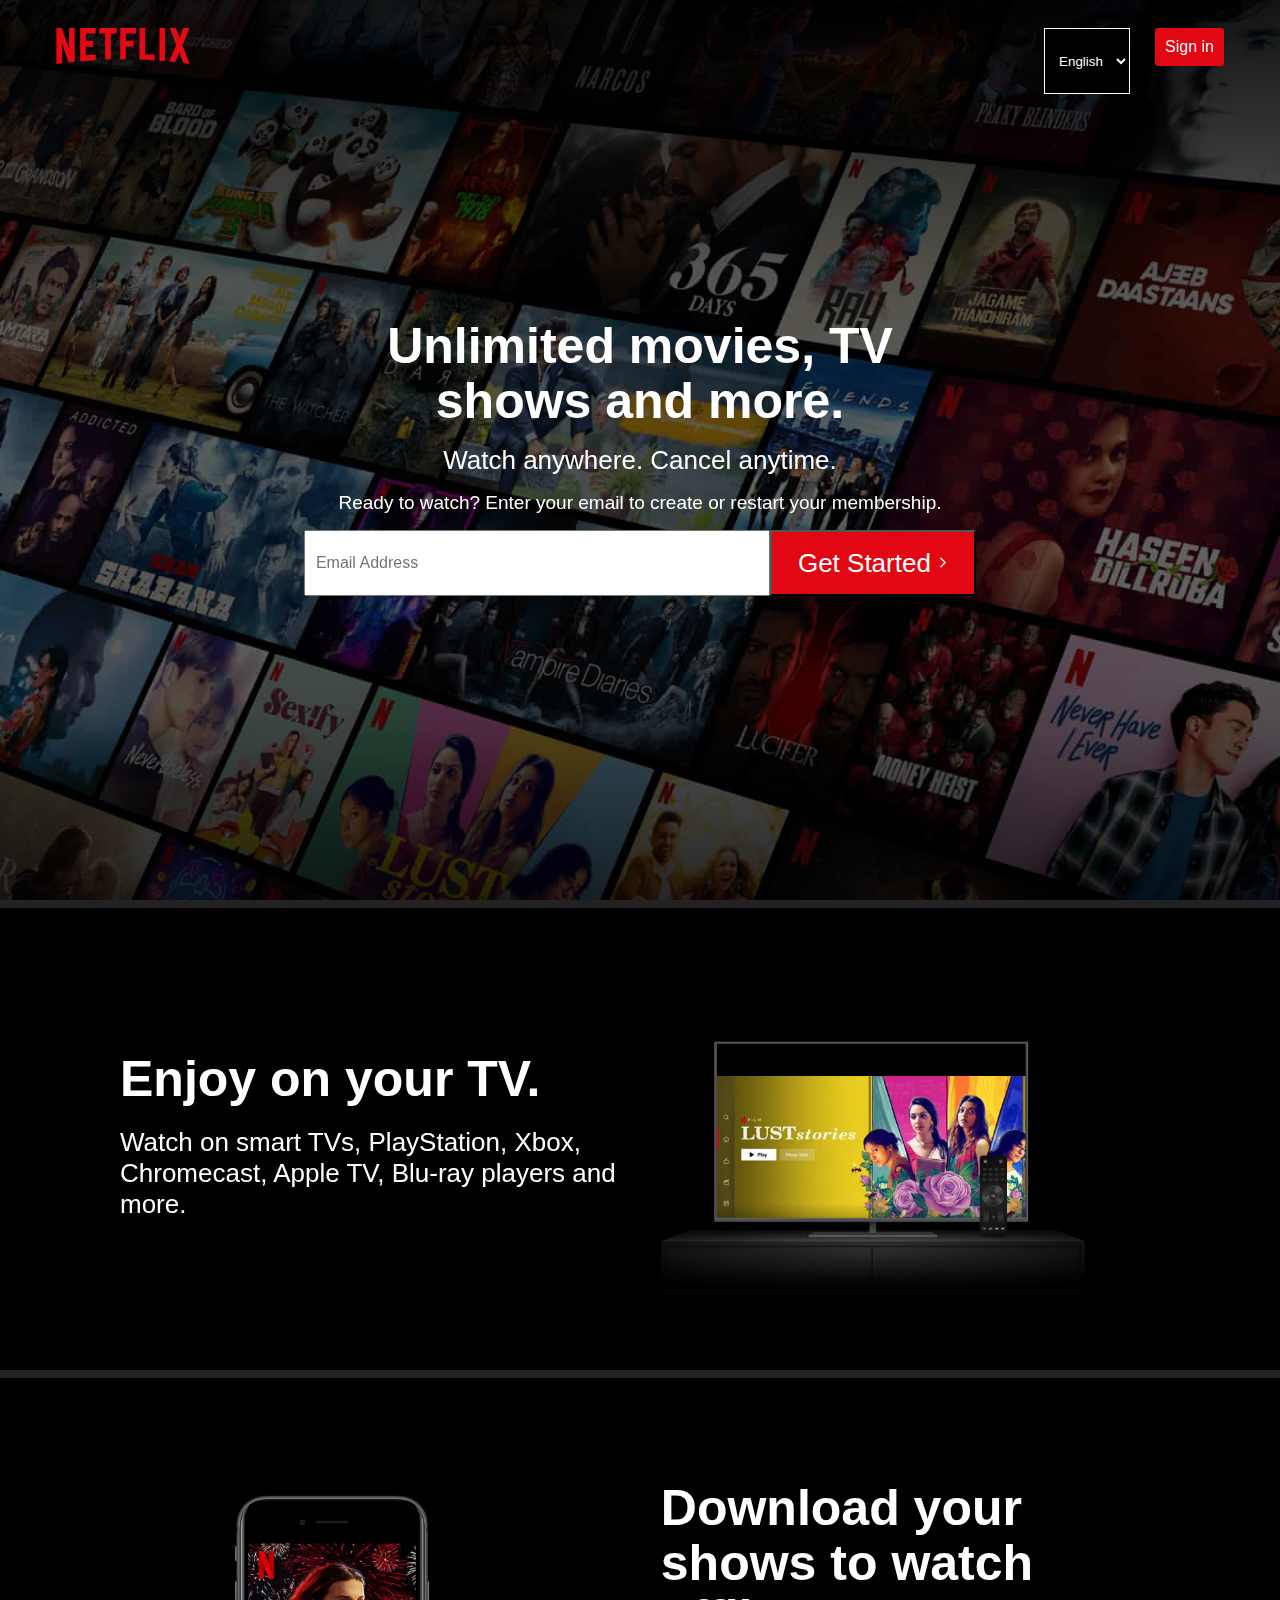
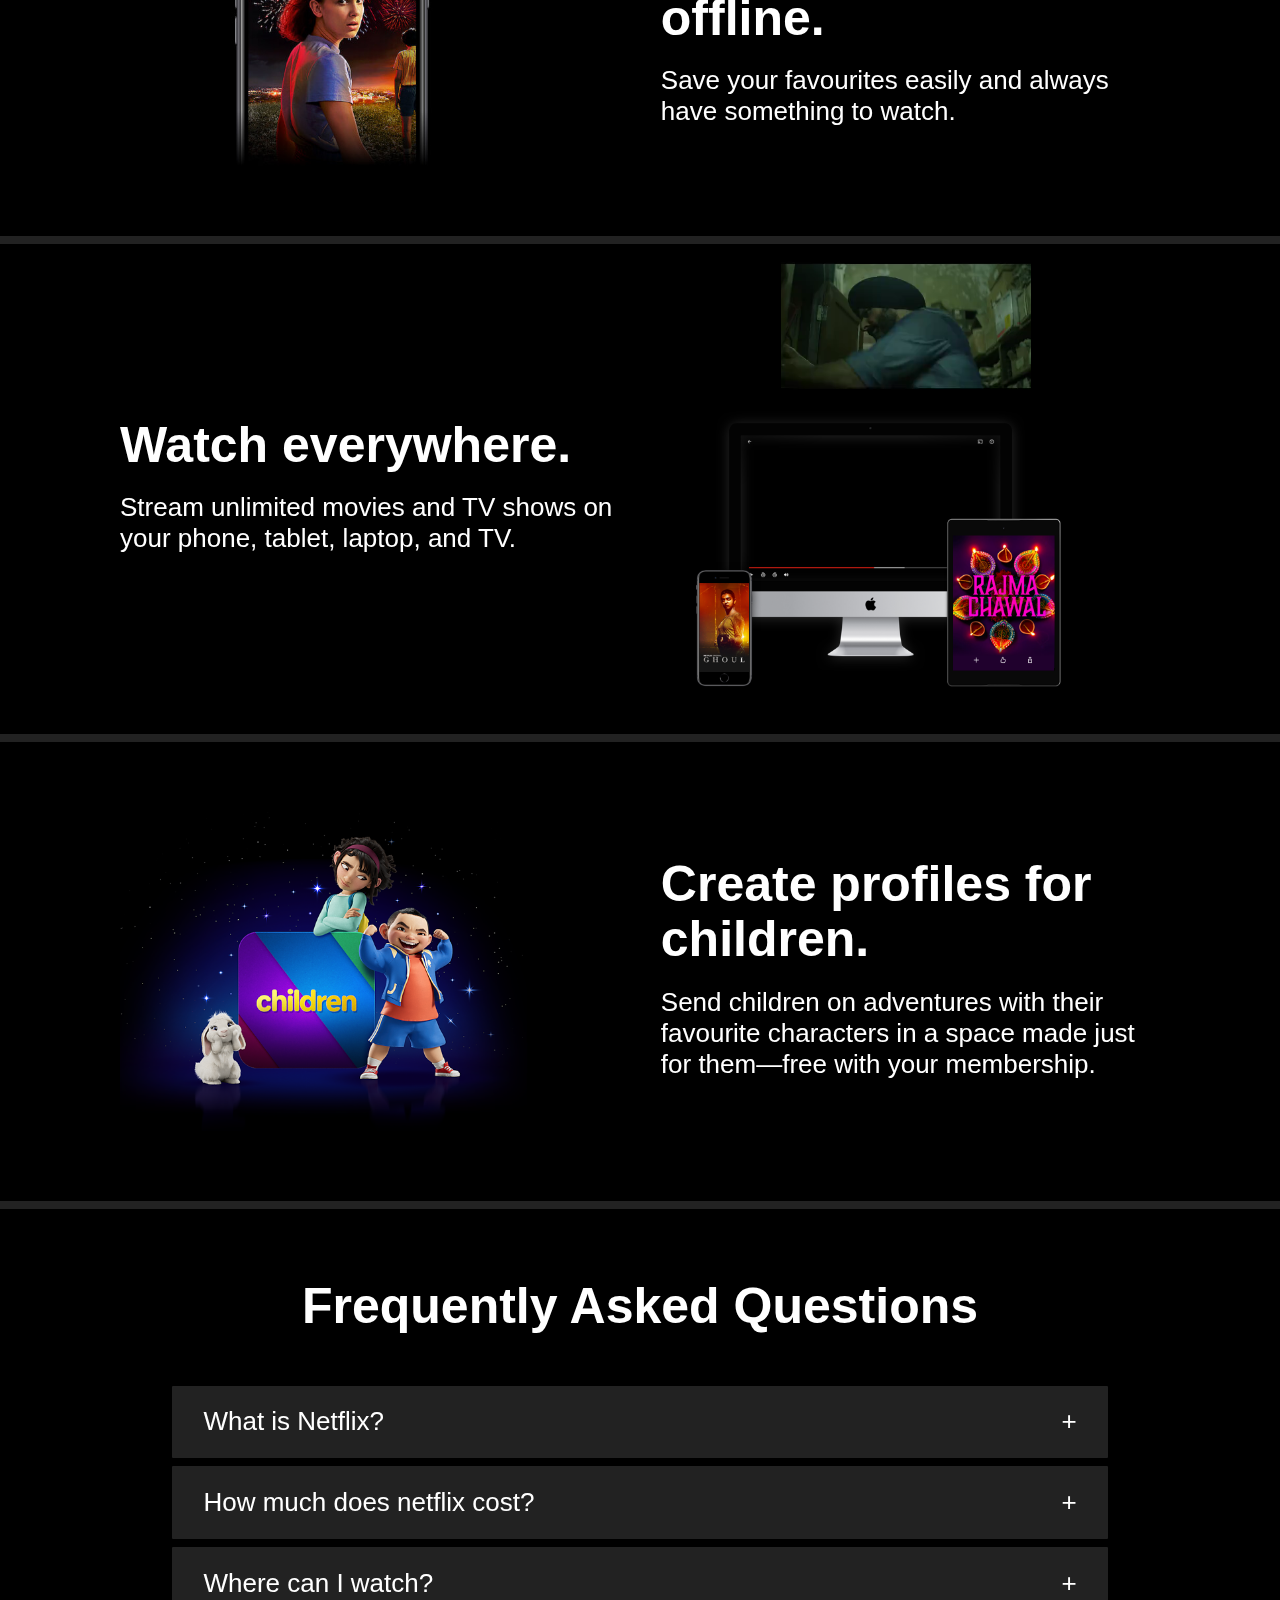
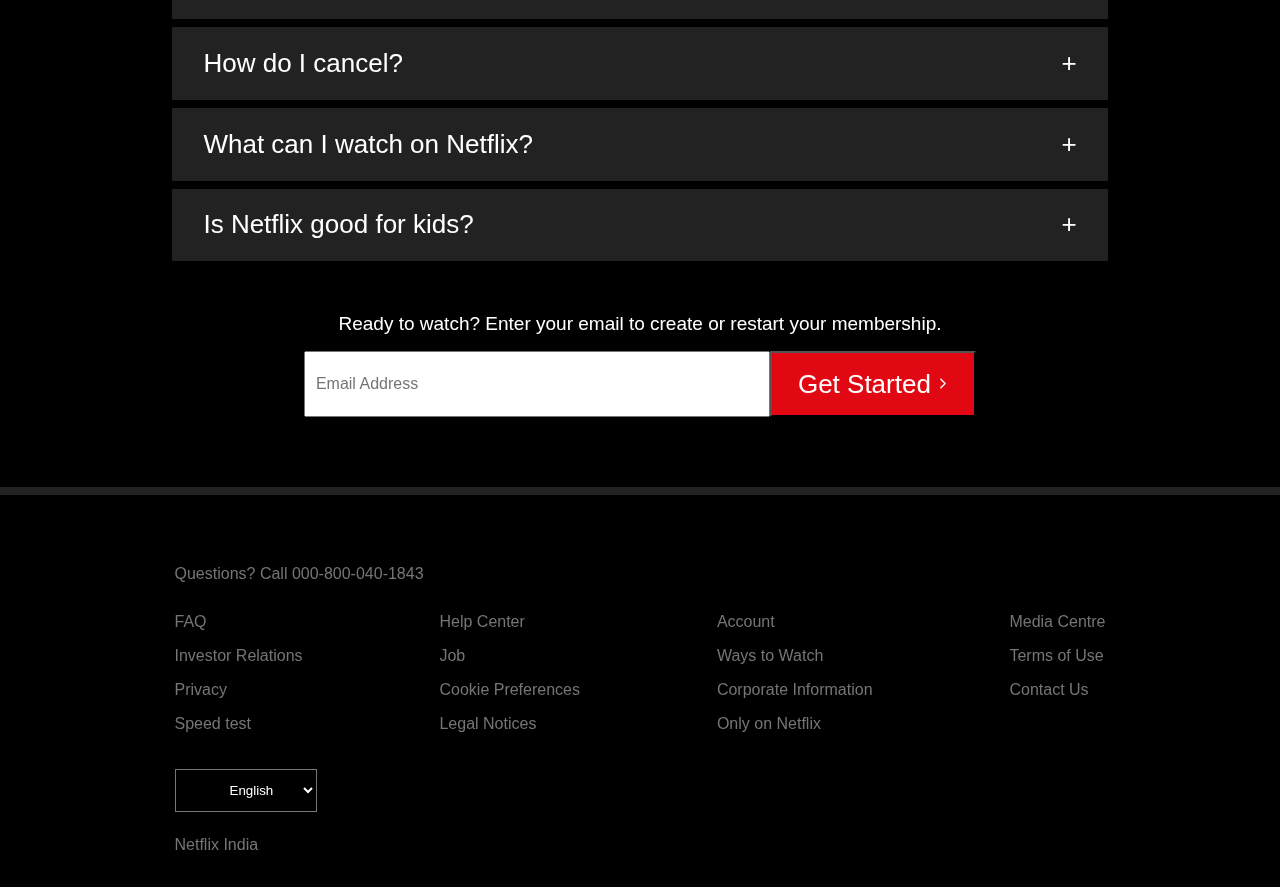
<file: index.html>
<!DOCTYPE html>
<html lang="en">

<head>
  <meta charset="UTF-8">
  <meta http-equiv="X-UA-Compatible" content="IE=edge">
  <meta name="viewport" content="width=device-width, initial-scale=1.0">
  <title>Netflix Clone</title>
  <link rel="icon" href="assets\favicon\nficon2016.ico" type="x-icon">
  <link rel="stylesheet" href="assets\css\app.css">
</head>

<body>
  <div class="vh-100 border-bt-8 align-center just-center" id="landing">
    <div class="flex" id="header-wrap">
      <div class="flex row space-between vw-100" id="header">
        <div class="flex logo">
          <svg viewBox="0 0 111 30" class="svg-icon" width="134px" height="36px">
            <g id="netflix-logo" width="134px" height="36px">
              <path
                d="M105.06233,14.2806261 L110.999156,30 C109.249227,29.7497422 107.500234,29.4366857 105.718437,29.1554972 L102.374168,20.4686475 L98.9371075,28.4375293 C97.2499766,28.1563408 95.5928391,28.061674 93.9057081,27.8432843 L99.9372012,14.0931671 L94.4680851,-5.68434189e-14 L99.5313525,-5.68434189e-14 L102.593495,7.87421502 L105.874965,-5.68434189e-14 L110.999156,-5.68434189e-14 L105.06233,14.2806261 Z M90.4686475,-5.68434189e-14 L85.8749649,-5.68434189e-14 L85.8749649,27.2499766 C87.3746368,27.3437061 88.9371075,27.4055675 90.4686475,27.5930265 L90.4686475,-5.68434189e-14 Z M81.9055207,26.93692 C77.7186241,26.6557316 73.5307901,26.4064111 69.250164,26.3117443 L69.250164,-5.68434189e-14 L73.9366389,-5.68434189e-14 L73.9366389,21.8745899 C76.6248008,21.9373887 79.3120255,22.1557784 81.9055207,22.2804387 L81.9055207,26.93692 Z M64.2496954,10.6561065 L64.2496954,15.3435186 L57.8442216,15.3435186 L57.8442216,25.9996251 L53.2186709,25.9996251 L53.2186709,-5.68434189e-14 L66.3436123,-5.68434189e-14 L66.3436123,4.68741213 L57.8442216,4.68741213 L57.8442216,10.6561065 L64.2496954,10.6561065 Z M45.3435186,4.68741213 L45.3435186,26.2498828 C43.7810479,26.2498828 42.1876465,26.2498828 40.6561065,26.3117443 L40.6561065,4.68741213 L35.8121661,4.68741213 L35.8121661,-5.68434189e-14 L50.2183897,-5.68434189e-14 L50.2183897,4.68741213 L45.3435186,4.68741213 Z M30.749836,15.5928391 C28.687787,15.5928391 26.2498828,15.5928391 24.4999531,15.6875059 L24.4999531,22.6562939 C27.2499766,22.4678976 30,22.2495079 32.7809542,22.1557784 L32.7809542,26.6557316 L19.812541,27.6876933 L19.812541,-5.68434189e-14 L32.7809542,-5.68434189e-14 L32.7809542,4.68741213 L24.4999531,4.68741213 L24.4999531,10.9991564 C26.3126816,10.9991564 29.0936358,10.9054269 30.749836,10.9054269 L30.749836,15.5928391 Z M4.78114163,12.9684132 L4.78114163,29.3429562 C3.09401069,29.5313525 1.59340144,29.7497422 0,30 L0,-5.68434189e-14 L4.4690224,-5.68434189e-14 L10.562377,17.0315868 L10.562377,-5.68434189e-14 L15.2497891,-5.68434189e-14 L15.2497891,28.061674 C13.5935889,28.3437998 11.906458,28.4375293 10.1246602,28.6868498 L4.78114163,12.9684132 Z">
              </path>
            </g>
          </svg>
        </div>
        <div class="flex" id="header-buttons">
          <select name="language" class="white" id="lang">
            <option value="eng">English</option>
            <option value="eng">Hindi</option>
          </select>
          <a href="signin.html" class="sign-in white">Sign in</a>
        </div>
      </div>
    </div>
    <div class="flex align-center just-center" id="get-started-card-wrap">
      <div class="flex height-auto col align-center just-center" id="get-started-card">
        <div class="flex col align-center just-center">
          <div class="unlimited white text-50-700-55">Unlimited movies, TV shows and more.</div>
          <div class="watch white text-26-400-0">Watch anywhere. Cancel anytime.</div>
          <div class="ready white">Ready to watch? Enter your email to create or restart your membership.
          </div>
        </div>
        <div class="email-form flex align-center">
          <input type="email" name="email" class="email" placeholder="Email Address">
          <button class="get-started-button text-26-400-0 white bg-red">Get Started <span><img
                src="assets\svg\arrow.svg" alt=""></span></button>
        </div>
      </div>
    </div>
  </div>

  <div class="story-card-wrap p-70-45 border-bt-8 flex ">
    <div class="story-card-content flex row align-center space-between">
      <div class="story-card-text flex col w-48">
        <div class="story-card">
          <div class="card-title text-50-700-55 white">Enjoy on your TV.</div>
          <div class="card-subtitle text-26-400-0 white">Watch on smart TVs, PlayStation, Xbox, Chromecast, Apple TV,
            Blu-ray players
            and
            more.
          </div>
        </div>
      </div>
      <div class="w-48">
        <video src="assets\video\video-tv-in-0819.m4v" class="tv-video" autoplay loop></video>
        <img class="img mw-85" src="assets/png/tv.png" id="tv">
      </div>
    </div>
  </div>

  <div class="story-card-wrap p-70-45 border-bt-8 flex row-reverse b-black">
    <div class="story-card-content flex row-reverse align-center space-between">
      <div class="story-card-text flex col w-48">
        <div class="story-card">
          <div class="card-title text-50-700-55 white">Download your shows to watch offline.</div>
          <div class="card-subtitle text-26-400-0 white">Save your favourites easily and always have something to watch.
          </div>
        </div>
      </div>
      <div class="flex w-48">
        <img class="img mw-85" src="assets\jpg\mobile-0819.jpg">
      </div>
    </div>
  </div>

  <div class="story-card-wrap p-70-45 border-bt-8 flex b-black">
    <div class="story-card-content flex row align-center space-between">
      <div class="story-card-text flex col w-48">
        <div class="story-card">
          <div class="card-title text-50-700-55 white">Watch everywhere.</div>
          <div class="card-subtitle text-26-400-0 white">Stream unlimited movies and TV shows on your phone, tablet,
            laptop, and TV.
          </div>
        </div>
      </div>
      <div class="flex= w-48">
        <video src="assets\video\video-devices-in.m4v" class="tv-video1" autoplay loop> </video>
        <img class="img mw-85" src="assets\png\device-pile-in.png" id="devices">
      </div>
    </div>
  </div>

  <div class="story-card-wrap p-70-45 border-bt-8 flex row-reverse b-black">
    <div class="story-card-content flex row-reverse align-center space-between">
      <div class="story-card-text flex col w-48">
        <div class="story-card">
          <div class="card-title text-50-700-55 white">Create profiles for children.</div>
          <div class="card-subtitle text-26-400-0 white">Send children on adventures with their favourite characters in
            a space made just for them—free with your membership.
          </div>
        </div>
      </div>
      <div class="flex w-48">
        <img class="img mw-85" src="assets\png\kids.png" alt="">
      </div>
    </div>
  </div>

  <div class="faq-wrap p-70-45 flex border-bt-8 b-black just-center align-center col" id="faq">
    <div class="faq white text-50-700-55">Frequently Asked Questions</div>
    <div class="faq-text flex col w-100">
      <div class="faq-text">
        <ul class="faq-list white">
          <li class="faq-list-item "><button
              class="accordion flex w-100 text-26-400-0 white align-center space-between">What is
              Netflix?
            </button>
            <div class="faq-ans text-26-400-0">Netflix is a streaming service that offers a wide variety of
              award-winning TV shows,
              movies, anime, documentaries and more – on thousands of internet-connected devices.

              You can watch as much as you want, whenever you want, without a single ad – all for one low monthly price.
              There's always something new to discover, and new TV shows and movies are added every week!</div>
          </li>
          <li class="faq-list-item "><button
              class="accordion flex w-100 text-26-400-0 white align-center space-between">How much
              does netflix cost?
            </button>
            <div class="faq-ans text-26-400-0">Watch Netflix on your smartphone, tablet, Smart TV, laptop, or
              streaming
              device, all
              for one fixed monthly fee. Plans range from ₹ 199 to ₹ 799 a month. No extra costs, no contracts.</div>
          </li>

          <li class="faq-list-item "><button
              class="accordion flex w-100 text-26-400-0 white align-center space-between">Where can
              I watch?
            </button>
            <div class="faq-ans text-26-400-0">Watch anywhere, anytime, on an unlimited number of devices. Sign in
              with
              your Netflix
              account to watch instantly on the web at netflix.com from your personal computer or on any
              internet-connected device that offers the Netflix app, including smart TVs, smartphones, tablets,
              streaming media players and game consoles.

              You can also download your favourite shows with the iOS, Android, or Windows 10 app. Use downloads to
              watch while you're on the go and without an internet connection. Take Netflix with you anywhere.</div>
          </li>

          <li class="faq-list-item "><button
              class="accordion flex w-100 text-26-400-0 white align-center space-between">How do I
              cancel?
            </button>
            <div class="faq-ans text-26-400-0">Netflix is flexible. There are no annoying contracts and no
              commitments.
              You can easily
              cancel your account online in two clicks. There are no cancellation fees – start or stop your account
              anytime.</div>
          </li>

          <li class="faq-list-item "><button
              class="accordion flex w-100 text-26-400-0 white align-center space-between">What can
              I watch on Netflix?
            </button>
            <div class="faq-ans text-26-400-0">Netflix has an extensive library of feature films, documentaries,
              TV
              shows, anime,
              award-winning Netflix originals, and more. Watch as much as you want, anytime you want.</div>
          </li>

          <li class="faq-list-item "><button
              class="accordion flex w-100 text-26-400-0 white align-center space-between">Is
              Netflix good for kids?
            </button>
            <div class="faq-ans text-26-400-0">The Netflix Kids experience is included in your membership to give
              parents control
              while kids enjoy family-friendly TV shows and films in their own space.

              Kids profiles come with PIN-protected parental controls that let you restrict the maturity rating of
              content kids can watch and block specific titles you don’t want kids to see.</div>
          </li>
        </ul>

        <div class="email-form flex align-center just-center col">
          <div class="col just-center">
            <div class="ready white">Ready to watch? Enter your email to create or restart your membership.
            </div>
            <div class="email-form flex align-center">
              <input type="email" name="email" class="email" placeholder="Email Address">
              <button class="get-started-button text-26-400-0 white bg-red">Get Started <span><img
                    src="assets\svg\arrow.svg" alt=""></span></button>
            </div>
          </div>
        </div>

      </div>
    </div>
  </div>

  <div class="footer-wrap flex just-center b-black">
    <div class="footer-content flex col">
      <div class="footer-top flex">
        <span>Questions? Call 000-800-040-1843</span>
      </div>
      <div class="footer-text space-between flex">
        <div class="footer-col flex col">
          <span>FAQ</span>
          <span>Investor Relations</span>
          <span>Privacy</span>
          <span>Speed test</span>
        </div>
        <div class="footer-col flex col">
          <span>Help Center</span>
          <span>Job</span>
          <span>Cookie Preferences</span>
          <span>Legal Notices</span>
        </div>
        <div class="footer-col flex col">
          <span>Account</span>
          <span>Ways to Watch</span>
          <span>Corporate Information</span>
          <span>Only on Netflix</span>
        </div>
        <div class="footer-col flex col">
          <span>Media Centre</span>
          <span>Terms of Use</span>
          <span>Contact Us</span>
        </div>
      </div>
      <div>
        <select name="language" class=" white b-black" id="lang-footer">
          <option value="eng">English</option>
          <option value="eng">Hindi</option>
        </select>
      </div>
      <span id="footer-country">Netflix India</span>
    </div>
  </div>
  <script src="assets\js\script.js"></script>
</body>

</html>
</file>
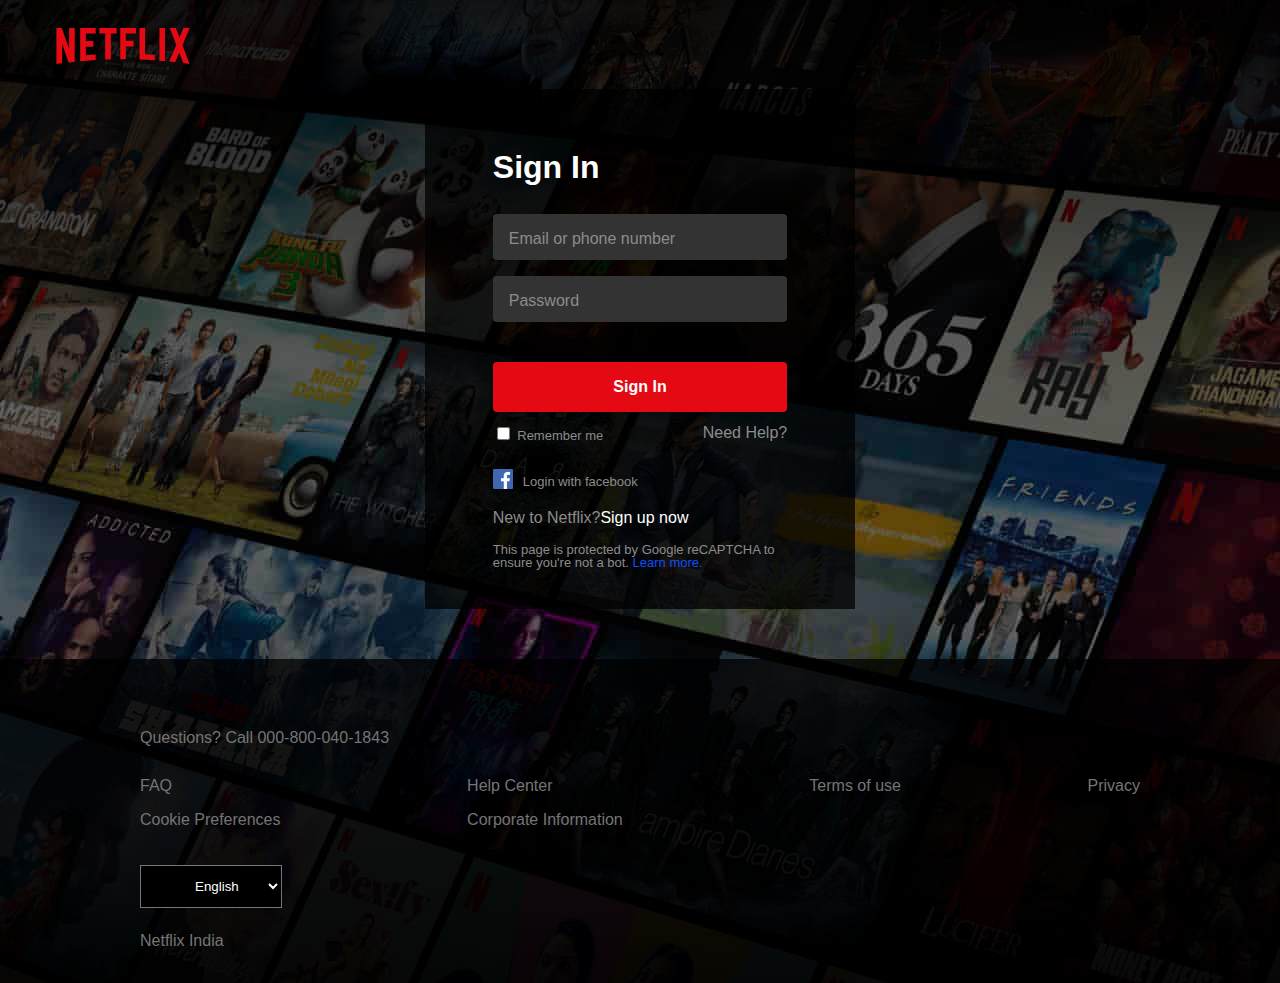
<file: signin.html>
<!DOCTYPE html>
<html lang="en">

<head>
  <meta charset="UTF-8">
  <meta http-equiv="X-UA-Compatible" content="IE=edge">
  <meta name="viewport" content="width=device-width, initial-scale=1.0">
  <title>Netflix Clone | Sign in</title>
  <link rel="icon" href="assets\favicon\nficon2016.ico" type="x-icon">
  <link rel="stylesheet" href="assets\css\sign-in.css">
</head>

<body class="">
  <div class="border-bt-8 flex col" id="landing">
    <div class="flex" id="header-wrap">
      <div class="flex row space-between vw-100" id="header">
        <div class="flex logo">
          <svg viewBox="0 0 111 30" width="134px" height="36px">
            <g id="netflix-logo" width="134px" height="36px">
              <path
                d="M105.06233,14.2806261 L110.999156,30 C109.249227,29.7497422 107.500234,29.4366857 105.718437,29.1554972 L102.374168,20.4686475 L98.9371075,28.4375293 C97.2499766,28.1563408 95.5928391,28.061674 93.9057081,27.8432843 L99.9372012,14.0931671 L94.4680851,-5.68434189e-14 L99.5313525,-5.68434189e-14 L102.593495,7.87421502 L105.874965,-5.68434189e-14 L110.999156,-5.68434189e-14 L105.06233,14.2806261 Z M90.4686475,-5.68434189e-14 L85.8749649,-5.68434189e-14 L85.8749649,27.2499766 C87.3746368,27.3437061 88.9371075,27.4055675 90.4686475,27.5930265 L90.4686475,-5.68434189e-14 Z M81.9055207,26.93692 C77.7186241,26.6557316 73.5307901,26.4064111 69.250164,26.3117443 L69.250164,-5.68434189e-14 L73.9366389,-5.68434189e-14 L73.9366389,21.8745899 C76.6248008,21.9373887 79.3120255,22.1557784 81.9055207,22.2804387 L81.9055207,26.93692 Z M64.2496954,10.6561065 L64.2496954,15.3435186 L57.8442216,15.3435186 L57.8442216,25.9996251 L53.2186709,25.9996251 L53.2186709,-5.68434189e-14 L66.3436123,-5.68434189e-14 L66.3436123,4.68741213 L57.8442216,4.68741213 L57.8442216,10.6561065 L64.2496954,10.6561065 Z M45.3435186,4.68741213 L45.3435186,26.2498828 C43.7810479,26.2498828 42.1876465,26.2498828 40.6561065,26.3117443 L40.6561065,4.68741213 L35.8121661,4.68741213 L35.8121661,-5.68434189e-14 L50.2183897,-5.68434189e-14 L50.2183897,4.68741213 L45.3435186,4.68741213 Z M30.749836,15.5928391 C28.687787,15.5928391 26.2498828,15.5928391 24.4999531,15.6875059 L24.4999531,22.6562939 C27.2499766,22.4678976 30,22.2495079 32.7809542,22.1557784 L32.7809542,26.6557316 L19.812541,27.6876933 L19.812541,-5.68434189e-14 L32.7809542,-5.68434189e-14 L32.7809542,4.68741213 L24.4999531,4.68741213 L24.4999531,10.9991564 C26.3126816,10.9991564 29.0936358,10.9054269 30.749836,10.9054269 L30.749836,15.5928391 Z M4.78114163,12.9684132 L4.78114163,29.3429562 C3.09401069,29.5313525 1.59340144,29.7497422 0,30 L0,-5.68434189e-14 L4.4690224,-5.68434189e-14 L10.562377,17.0315868 L10.562377,-5.68434189e-14 L15.2497891,-5.68434189e-14 L15.2497891,28.061674 C13.5935889,28.3437998 11.906458,28.4375293 10.1246602,28.6868498 L4.78114163,12.9684132 Z">
              </path>
            </g>
          </svg>
        </div>
      </div>
    </div>

    <div class="flex sign-in-wrap just-center align-center">
      <div class="sign-in-box b-black-transp">
        <div class="sign-in t-white">
          Sign In
        </div>
        <div class="flex col sign-in-inputs just-center">
          <div class="input-box">
            <input type="text" name="user-id" class="inputs text-16-400"><br>
            <label for="user-id" class="place-label">Email or phone number</label>
          </div>
          <div class="input-box">
            <input type="password" name="pass" class="inputs text-16-400"><br>
            <label for="pass" class="place-label">Password</label>
          </div>
          <div class="sign-in-button-wrap">
            <button class="sign-in-button">Sign In</button>
          </div>
          <div class="remember-me-wrap flex row space-between">
            <div class="remember-me">
              <input type="checkbox" name="remember" id="remember">
              <label for="remember"><span class="t-grey font-13-500-13">Remember me</span></label>
            </div>
            <div class="t-grey">Need Help?</div>
          </div>
          <div class="login-with-fb-wrap">
            <div class="login-with-fb flex row align-center">
              <div class="fb">
                <img class="fb-logo" src="assets\png\facebook.png" alt="facebook logo">
              </div>
              <span><a class="text-decor-n t-grey font-13-500-13" href="">Login with facebook</a></span>
            </div>
          </div>
          <div class="new-to-wrap flex">
            <span class="new-to t-grey">New to Netflix?</span>
            <span class="sign-up t-white">Sign up now</span>
          </div>
          <div class="recaptcha t-grey font-13-500-13">
            This page is protected by Google reCAPTCHA to ensure you're not a bot. <a class="" href="">Learn
              more.</a>
          </div>
        </div>
      </div>
    </div>
    <div class="footer-wrap flex just-center b-black-transp">
      <div class="footer-content flex col">
        <div class="footer-top flex">
          <span>Questions? Call 000-800-040-1843</span>
        </div>
        <div class="footer-text space-between flex">
          <div class="footer-col flex col">
            <span>FAQ</span>
            <span>Cookie Preferences</span>
          </div>
          <div class="footer-col flex col">
            <span>Help Center</span>
            <span>Corporate Information</span>
          </div>
          <div class="footer-col flex col">
            <span>Terms of use</span>
          </div>
          <div class="footer-col flex col">
            <span>Privacy</span>
          </div>
        </div>
        <div>
          <select name="language" class=" t-white b-black" id="lang-footer">
            <option value="eng">English</option>
            <option value="eng">Hindi</option>
          </select>
        </div>
        <span id="footer-country">Netflix India</span>
      </div>
    </div>
  </div>

  <script src="assets\js\signIn.js"></script>
</body>
</file>
